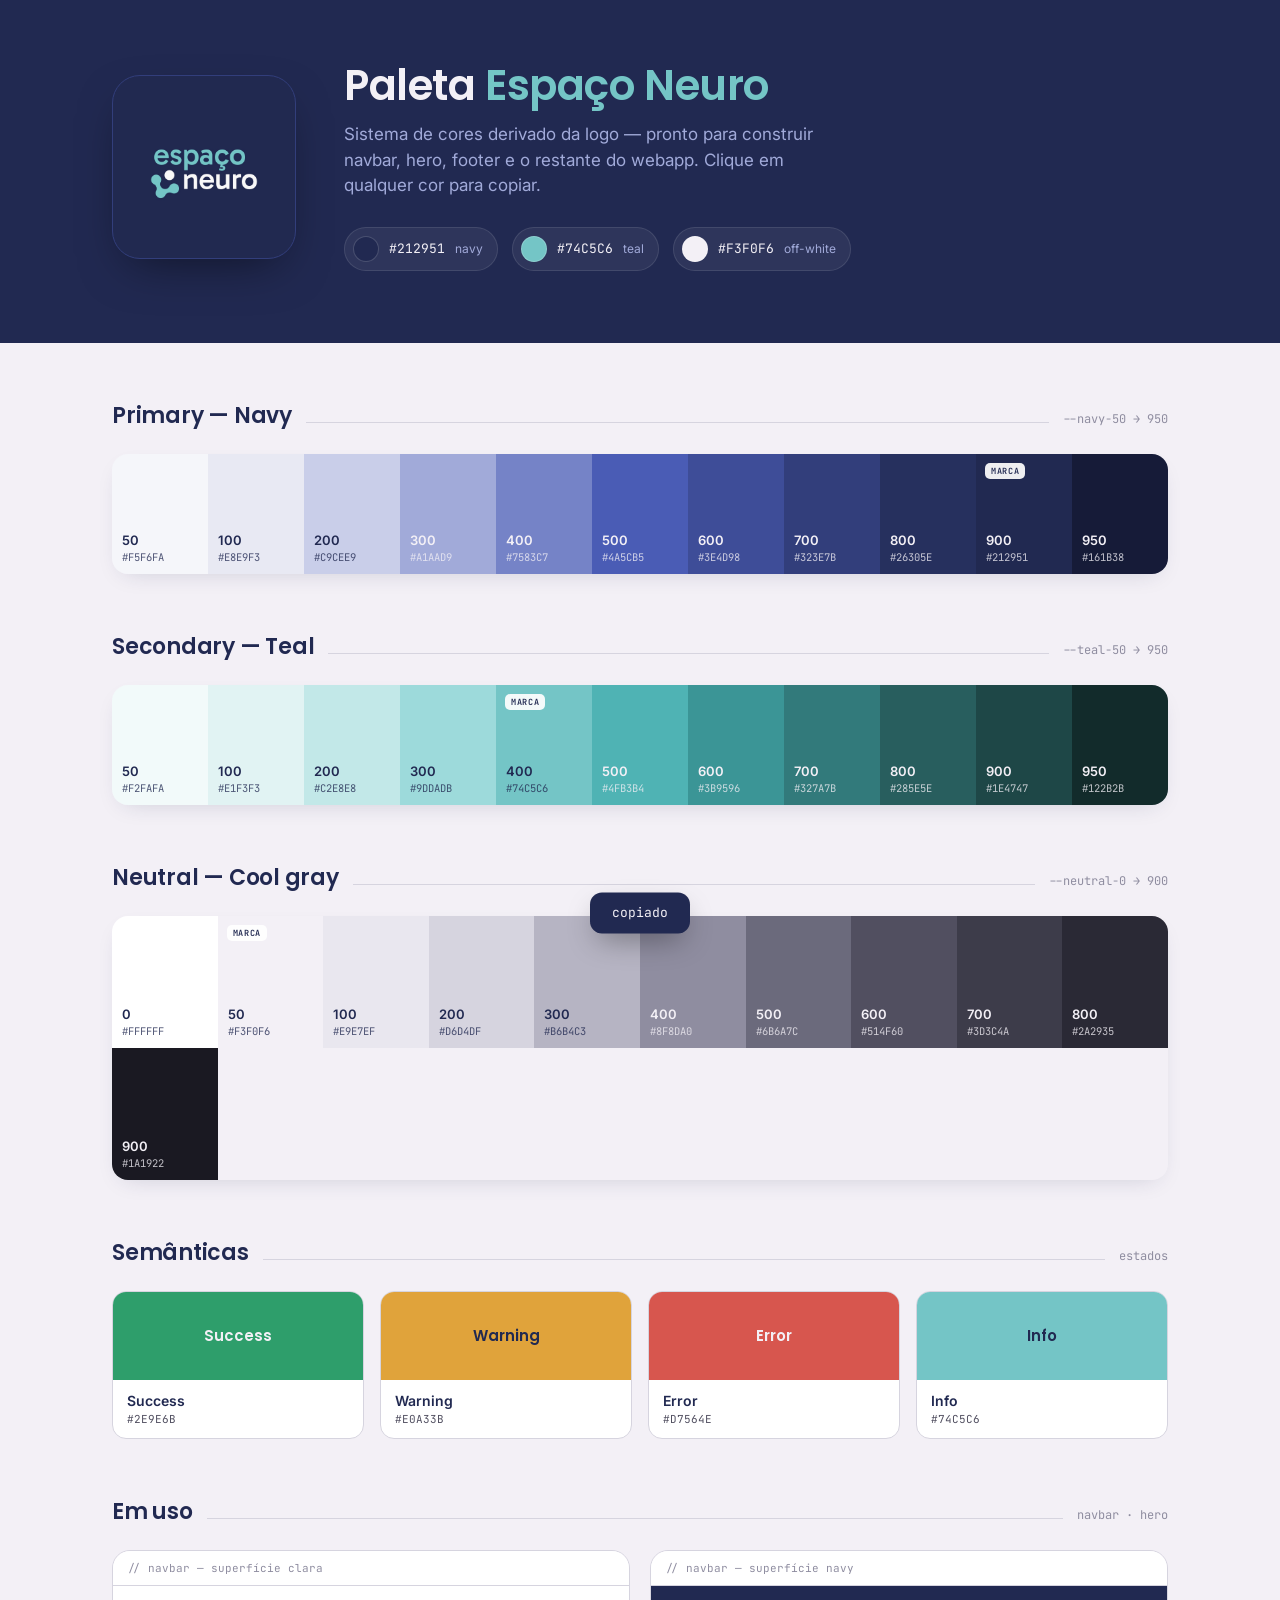
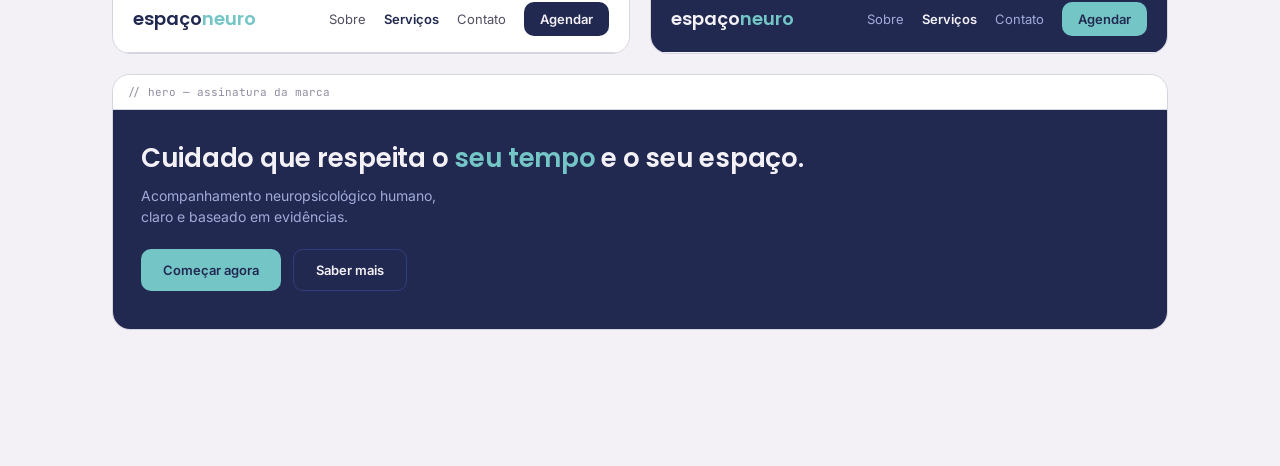
<file: docs/design/Paleta Espaço Neuro.html>
<!DOCTYPE html>
<html lang="pt-BR">
<head>
<meta charset="UTF-8">
<meta name="viewport" content="width=device-width, initial-scale=1.0">
<title>Paleta Espaço Neuro</title>
<link rel="preconnect" href="https://fonts.googleapis.com">
<link rel="preconnect" href="https://fonts.gstatic.com" crossorigin>
<link href="https://fonts.googleapis.com/css2?family=Poppins:wght@400;500;600;700&family=Inter:wght@400;500;600&family=JetBrains+Mono:wght@400;500&display=swap" rel="stylesheet">
<style>
  :root{
    --navy:#212951; --teal:#74C5C6; --off:#F3F0F6;
    --navy-950:#161B38; --navy-800:#26305E; --navy-700:#323E7B; --navy-300:#A1AAD9;
    --neutral-200:#D6D4DF; --neutral-400:#8F8DA0; --neutral-600:#514F60;
  }
  *{box-sizing:border-box;margin:0;padding:0;}
  body{
    background:var(--off);
    color:var(--navy);
    font-family:'Inter',sans-serif;
    -webkit-font-smoothing:antialiased;
    padding:0 0 80px;
  }
  .wrap{max-width:1120px;margin:0 auto;padding:0 32px;}

  /* Header / brand */
  header{
    background:var(--navy);
    padding:64px 0 72px;
    margin-bottom:56px;
  }
  header .wrap{display:flex;align-items:center;gap:48px;flex-wrap:wrap;}
  .logo-chip{
    width:184px;height:184px;border-radius:28px;flex:0 0 auto;
    background:var(--navy) url('assets/logo-espaco-neuro.png') center/cover no-repeat;
    box-shadow:0 18px 48px -18px rgba(0,0,0,.55);
    border:1px solid var(--navy-700);
  }
  .head-text h1{
    font-family:'Poppins',sans-serif;font-weight:600;color:var(--off);
    font-size:42px;letter-spacing:-.01em;line-height:1.05;
  }
  .head-text h1 b{color:var(--teal);font-weight:600;}
  .head-text p{color:var(--navy-300);margin-top:14px;font-size:17px;max-width:46ch;line-height:1.5;}
  .brand-row{display:flex;gap:14px;margin-top:28px;flex-wrap:wrap;}
  .brand-pill{
    display:flex;align-items:center;gap:10px;background:rgba(255,255,255,.06);
    border:1px solid rgba(255,255,255,.1);border-radius:999px;padding:8px 14px 8px 8px;
  }
  .brand-pill .dot{width:26px;height:26px;border-radius:50%;border:1px solid rgba(255,255,255,.18);}
  .brand-pill span{font-family:'JetBrains Mono',monospace;font-size:13px;color:var(--off);}
  .brand-pill small{color:var(--navy-300);font-size:12px;font-family:'Inter',sans-serif;}

  /* Sections */
  section{margin-bottom:56px;}
  .sec-head{display:flex;align-items:baseline;gap:14px;margin-bottom:22px;}
  .sec-head h2{font-family:'Poppins',sans-serif;font-weight:600;font-size:22px;letter-spacing:-.01em;}
  .sec-head .line{flex:1;height:1px;background:var(--neutral-200);}
  .sec-head .tag{font-family:'JetBrains Mono',monospace;font-size:12px;color:var(--neutral-400);}

  /* Scale rows */
  .scale{display:grid;grid-template-columns:repeat(11,1fr);border-radius:16px;overflow:hidden;box-shadow:0 8px 24px -12px rgba(33,41,81,.22);}
  .scale.neu{grid-template-columns:repeat(10,1fr);}
  .swatch{aspect-ratio:1/1.25;display:flex;flex-direction:column;justify-content:flex-end;padding:10px;cursor:pointer;position:relative;transition:transform .15s;}
  .swatch:hover{transform:translateY(-4px);z-index:2;box-shadow:0 12px 28px -10px rgba(33,41,81,.4);}
  .swatch .k{font-family:'Inter',sans-serif;font-weight:600;font-size:13px;}
  .swatch .v{font-family:'JetBrains Mono',monospace;font-size:10.5px;opacity:.78;margin-top:2px;text-transform:uppercase;}
  .swatch.brand-mark::after{content:'MARCA';position:absolute;top:9px;left:9px;font-family:'JetBrains Mono',monospace;font-size:8.5px;letter-spacing:.08em;background:rgba(255,255,255,.92);color:var(--navy);padding:2px 6px;border-radius:5px;font-weight:600;}

  /* Semantic + usage */
  .grid3{display:grid;grid-template-columns:repeat(4,1fr);gap:16px;}
  .sem{border-radius:14px;overflow:hidden;border:1px solid var(--neutral-200);background:#fff;}
  .sem .cap{height:88px;display:flex;align-items:center;justify-content:center;color:#fff;font-family:'Poppins',sans-serif;font-weight:600;font-size:15px;}
  .sem .meta{padding:12px 14px;}
  .sem .meta .nm{font-weight:600;font-size:14px;}
  .sem .meta .hx{font-family:'JetBrains Mono',monospace;font-size:11px;color:var(--neutral-600);margin-top:3px;}

  /* Usage examples */
  .examples{display:grid;grid-template-columns:1fr 1fr;gap:20px;}
  .ex{border-radius:18px;overflow:hidden;border:1px solid var(--neutral-200);}
  .ex .label{font-family:'JetBrains Mono',monospace;font-size:11px;color:var(--neutral-400);padding:10px 14px;background:#fff;border-bottom:1px solid var(--neutral-200);}
  .demo-nav{display:flex;align-items:center;justify-content:space-between;padding:16px 20px;}
  .demo-nav .bword{font-family:'Poppins',sans-serif;font-weight:600;font-size:18px;}
  .demo-nav nav{display:flex;gap:18px;align-items:center;font-size:13px;}
  .btn{border:none;border-radius:10px;padding:9px 16px;font-family:'Inter',sans-serif;font-weight:600;font-size:13px;cursor:pointer;}
  .demo-hero{padding:34px 28px 38px;background:var(--navy);}
  .demo-hero h3{font-family:'Poppins',sans-serif;color:var(--off);font-size:26px;font-weight:600;line-height:1.12;letter-spacing:-.01em;}
  .demo-hero h3 b{color:var(--teal);font-weight:600;}
  .demo-hero p{color:var(--navy-300);font-size:14px;margin:12px 0 22px;line-height:1.5;max-width:34ch;}
  .demo-btns{display:flex;gap:12px;}

  .toast{position:fixed;bottom:24px;left:50%;transform:translateX(-50%) translateY(140%);background:var(--navy);color:var(--off);padding:12px 22px;border-radius:12px;font-family:'JetBrains Mono',monospace;font-size:13px;transition:transform .28s cubic-bezier(.2,.8,.2,1);box-shadow:0 12px 30px -8px rgba(0,0,0,.4);z-index:50;}
  .toast.show{transform:translateX(-50%) translateY(0);}
  @media(max-width:760px){.grid3{grid-template-columns:repeat(2,1fr);}.examples{grid-template-columns:1fr;}.scale,.scale.neu{grid-template-columns:repeat(6,1fr);}.head-text h1{font-size:32px;}}
</style>
</head>
<body>
  <header>
    <div class="wrap">
      <div class="logo-chip" aria-label="Logo Espaço Neuro"></div>
      <div class="head-text">
        <h1>Paleta <b>Espaço Neuro</b></h1>
        <p>Sistema de cores derivado da logo — pronto para construir navbar, hero, footer e o restante do webapp. Clique em qualquer cor para copiar.</p>
        <div class="brand-row">
          <div class="brand-pill"><span class="dot" style="background:#212951"></span><span>#212951</span><small>navy</small></div>
          <div class="brand-pill"><span class="dot" style="background:#74C5C6"></span><span>#74C5C6</span><small>teal</small></div>
          <div class="brand-pill"><span class="dot" style="background:#F3F0F6"></span><span>#F3F0F6</span><small>off-white</small></div>
        </div>
      </div>
    </div>
  </header>

  <div class="wrap">
    <section>
      <div class="sec-head"><h2>Primary — Navy</h2><span class="line"></span><span class="tag">--navy-50 → 950</span></div>
      <div class="scale" id="navy"></div>
    </section>

    <section>
      <div class="sec-head"><h2>Secondary — Teal</h2><span class="line"></span><span class="tag">--teal-50 → 950</span></div>
      <div class="scale" id="teal"></div>
    </section>

    <section>
      <div class="sec-head"><h2>Neutral — Cool gray</h2><span class="line"></span><span class="tag">--neutral-0 → 900</span></div>
      <div class="scale neu" id="neutral"></div>
    </section>

    <section>
      <div class="sec-head"><h2>Semânticas</h2><span class="line"></span><span class="tag">estados</span></div>
      <div class="grid3" id="semantic"></div>
    </section>

    <section>
      <div class="sec-head"><h2>Em uso</h2><span class="line"></span><span class="tag">navbar · hero</span></div>
      <div class="examples">
        <div class="ex">
          <div class="label">// navbar — superfície clara</div>
          <div class="demo-nav" style="background:#fff;border-bottom:1px solid #D6D4DF">
            <div class="bword" style="color:#212951">espaço<span style="color:#74C5C6">neuro</span></div>
            <nav>
              <span style="color:#514F60">Sobre</span>
              <span style="color:#212951;font-weight:600">Serviços</span>
              <span style="color:#514F60">Contato</span>
              <button class="btn" style="background:#212951;color:#F3F0F6">Agendar</button>
            </nav>
          </div>
        </div>
        <div class="ex">
          <div class="label">// navbar — superfície navy</div>
          <div class="demo-nav" style="background:#212951">
            <div class="bword" style="color:#F3F0F6">espaço<span style="color:#74C5C6">neuro</span></div>
            <nav>
              <span style="color:#A1AAD9">Sobre</span>
              <span style="color:#F3F0F6;font-weight:600">Serviços</span>
              <span style="color:#A1AAD9">Contato</span>
              <button class="btn" style="background:#74C5C6;color:#212951">Agendar</button>
            </nav>
          </div>
        </div>
        <div class="ex" style="grid-column:1/-1">
          <div class="label">// hero — assinatura da marca</div>
          <div class="demo-hero">
            <h3>Cuidado que respeita o <b>seu tempo</b> e o seu espaço.</h3>
            <p>Acompanhamento neuropsicológico humano, claro e baseado em evidências.</p>
            <div class="demo-btns">
              <button class="btn" style="background:#74C5C6;color:#212951;padding:12px 22px">Começar agora</button>
              <button class="btn" style="background:transparent;color:#F3F0F6;border:1px solid #323E7B;padding:12px 22px">Saber mais</button>
            </div>
          </div>
        </div>
      </div>
    </section>
  </div>

  <div class="toast" id="toast">copiado</div>

<script>
const navy={50:'#F5F6FA',100:'#E8E9F3',200:'#C9CEE9',300:'#A1AAD9',400:'#7583C7',500:'#4A5CB5',600:'#3E4D98',700:'#323E7B',800:'#26305E',900:'#212951',950:'#161B38'};
const teal={50:'#F2FAFA',100:'#E1F3F3',200:'#C2E8E8',300:'#9DDADB',400:'#74C5C6',500:'#4FB3B4',600:'#3B9596',700:'#327A7B',800:'#285E5E',900:'#1E4747',950:'#122B2B'};
const neutral={0:'#FFFFFF',50:'#F3F0F6',100:'#E9E7EF',200:'#D6D4DF',300:'#B6B4C3',400:'#8F8DA0',500:'#6B6A7C',600:'#514F60',700:'#3D3C4A',800:'#2A2935',900:'#1A1922'};
const semantic=[
  {nm:'Success',hx:'#2E9E6B'},{nm:'Warning',hx:'#E0A33B'},
  {nm:'Error',hx:'#D7564E'},{nm:'Info',hx:'#74C5C6'}
];
const brandSteps={navy:'900',teal:'400',neutral:'50'};

function lum(hex){const c=hex.replace('#','');const r=parseInt(c.slice(0,2),16)/255,g=parseInt(c.slice(2,4),16)/255,b=parseInt(c.slice(4,6),16)/255;const f=v=>v<=.03928?v/12.92:Math.pow((v+.055)/1.055,2.4);return .2126*f(r)+.7152*f(g)+.0722*f(b);}
function ink(hex){return lum(hex)>0.42?'#212951':'#F3F0F6';}

function build(id,obj){
  const el=document.getElementById(id);
  Object.entries(obj).forEach(([k,v])=>{
    const d=document.createElement('div');
    d.className='swatch'+(brandSteps[id]===k?' brand-mark':'');
    d.style.background=v;d.style.color=ink(v);
    d.innerHTML=`<div class="k">${k}</div><div class="v">${v}</div>`;
    d.onclick=()=>copy(v);
    el.appendChild(d);
  });
}
build('navy',navy);build('teal',teal);build('neutral',neutral);

const sem=document.getElementById('semantic');
semantic.forEach(s=>{
  const d=document.createElement('div');d.className='sem';
  d.innerHTML=`<div class="cap" style="background:${s.hx};color:${ink(s.hx)}">${s.nm}</div><div class="meta"><div class="nm">${s.nm}</div><div class="hx">${s.hx}</div></div>`;
  d.onclick=()=>copy(s.hx);sem.appendChild(d);
});

let t;
function copy(v){navigator.clipboard&&navigator.clipboard.writeText(v);const el=document.getElementById('toast');el.textContent=v+' copiado';el.classList.add('show');clearTimeout(t);t=setTimeout(()=>el.classList.remove('show'),1200);}
</script>
</body>
</html>
</file>
